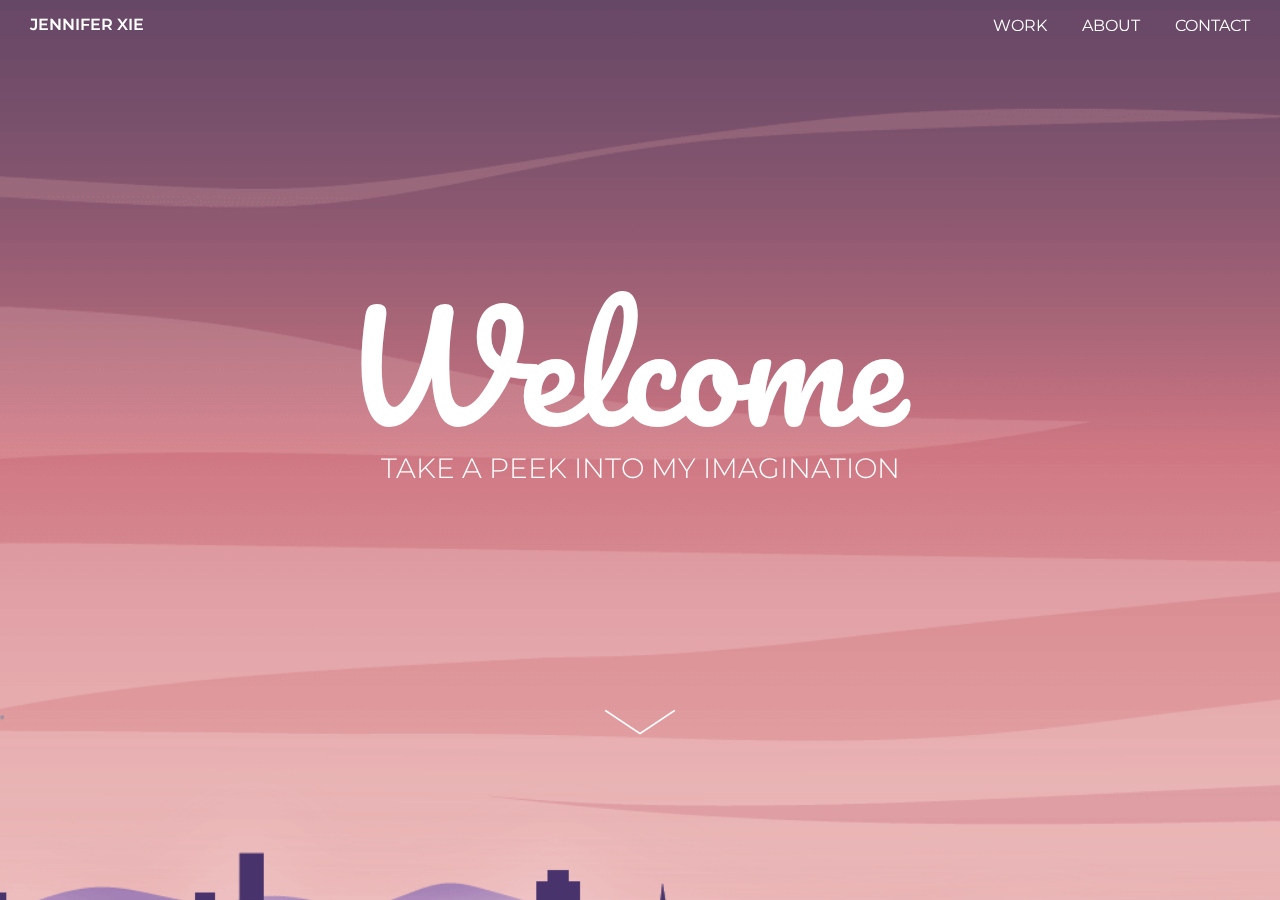
<file: index.html>
<!DOCTYPE html>

<!-- Notes
h1 is front page font
h2 is sub front page font
h3 is top of other pages -->

<!-- Temporary comment dark purple #574162
white #FFFFFF. med purple #9974af
about paragraph grey? #232323
light purple #d6c7df-->

<html> 
	<head>
		<meta name="viewport" content="width=device-width, initial-scale=1, maximum-scale=1">

		<title>Jennifer Xie</title>
		
		<link href="css/main.css" type="text/css" rel="stylesheet"/>
		<link href="css/grid.css" type="text/css" rel="stylesheet"/>
		<link href="css/effects.css" type="text/css" rel="stylesheet"/>

		<link href="https://fonts.googleapis.com/css?family=Pacifico" rel="stylesheet">
		<link href="https://fonts.googleapis.com/css?family=Montserrat:300,400,600,700" rel="stylesheet">
		<link rel="stylesheet" href="https://use.fontawesome.com/releases/v5.3.1/css/all.css" integrity="sha384-mzrmE5qonljUremFsqc01SB46JvROS7bZs3IO2EmfFsd15uHvIt+Y8vEf7N7fWAU" crossorigin="anonymous">
	</head>

	<body>
		<nav id="navbar">
			<a id="logo" href="index.html#home">Jennifer Xie</a>
			<ul class="nav-menu">
				<li class="first-nav-item"><a href="index.html#home" class="nav-link">home</a></li>
				<li><a href="index.html#work" class="nav-link">work</a></li>
				<li><a href="index.html#about" class="nav-link">about</a></li>
				<li><a href="index.html#contact" class="nav-link">contact</a></li>
			</ul>
			<div class="backdrop"></div>
			<i class="fas fa-bars"></i>
		</nav>

		<div class="wrapper">
			<div class="section parallax bg1" id="home">
				<h1>Welcome</h1>
				<h2>Take a peek into my imagination</h2>
				<img src="images/arrow.png" id="scroll">
			</div>

			<div class="section static mid" id="work">
				<h3 id="work-title">work</h3>
				<div class="row small-grid"> 
				    <div class="column">
				    	<div class="grid-cell">
				    		<img src="images/icon_user.svg">
				    		<!-- <a href="user_research.html" class="button">user research</a> -->
				    		<button onclick="location.href='user_research.html'" type="button">user research</button>
				    	</div>
				    	<div class="grid-cell">
				    		<img src="images/icon_illustration.svg">
				    		<!-- <a href="illustration.html" class="button">illustration</a> -->
				    		<button onclick="location.href='illustration.html'" type="button">illustration</button>
				    	</div>
				    </div> 
				    <div class="column">
				    	<div class="grid-cell">
				    		<img src="images/icon_web.svg">
				    		<!-- <a href="web.html" class="button">ui/ux + web</a> -->
				    		<button onclick="location.href='web.html'" type="button">ui/ux + web</button>
				    	</div>
				    	<div class="grid-cell">
				    		<img src="images/icon_graphic.svg">
				    		<!-- <a href="graphic_design.html" class="button">graphic design</a> -->
				    		<button onclick="location.href='graphic_design.html'" type="button">graphic design</button>
				    	</div>
				    </div>
				</div>
			</div>

			<div class="section parallax bg2" id="about">
				<h3>About</h3>
				<div class="row about-grid">
					<div class="column">
						<p class="about-paragraph">
							Hi! I'm a computer science student at UC Berkeley who also loves art and design. My portfolio includes projects from my internship at Twitter, work I've done for Berkeley organizations, and personal projects.
						</p>
						<p class="about-paragraph">
							When I'm not programming or doodling, you can find me dancing, eating dessert, or browsing Netflix. 
						</p>
						<div id="about-links">
							<a href="pdfs/Jennifer_Xie_Resume.pdf" target="_blank">My Resume</a>
							<a href="https://github.com/xjenniferxie" target="_blank">My Github</a>
						</div>
					</div>
					<div class="column">
						<h4>skills</h4>
						<img src="images/skills.png" id="about-pic">
					</div>
				</div>
			</div>
 
 			<div class="section static end" id="contact">
 				<h3 id="contact-title">Let's talk</h3>
 				<div class="row contact-grid">
 					<div class="column-3">
	 					<a href="https://www.linkedin.com/in/jennifer-xie/" class="contact-link" target="_blank">
	 						<i class="fab fa-linkedin-in"></i>
	 						LinkedIn
	 					</a>
 					</div>
 					<div class="column-3">
 						<a href="mailto:xjenniferxie@gmail.com" class="contact-link" target="_blank">
 							<i class="fas fa-envelope"></i>
 							xjenniferxie@gmail.com
 						</a>
 					</div>
 					<div class="column-3">
 						<a href="https://twitter.com/jennifrxx" class="contact-link" target="_blank">
 							<i class="fab fa-twitter"></i>
 							@jennifrxx
 						</a>
 					</div>
 				</div>	
			</div>
		</div> <!-- end wrapper -->

	</body>
</html>

<script src="js/main.js"></script>
<script src="js/index.js"></script>
</file>
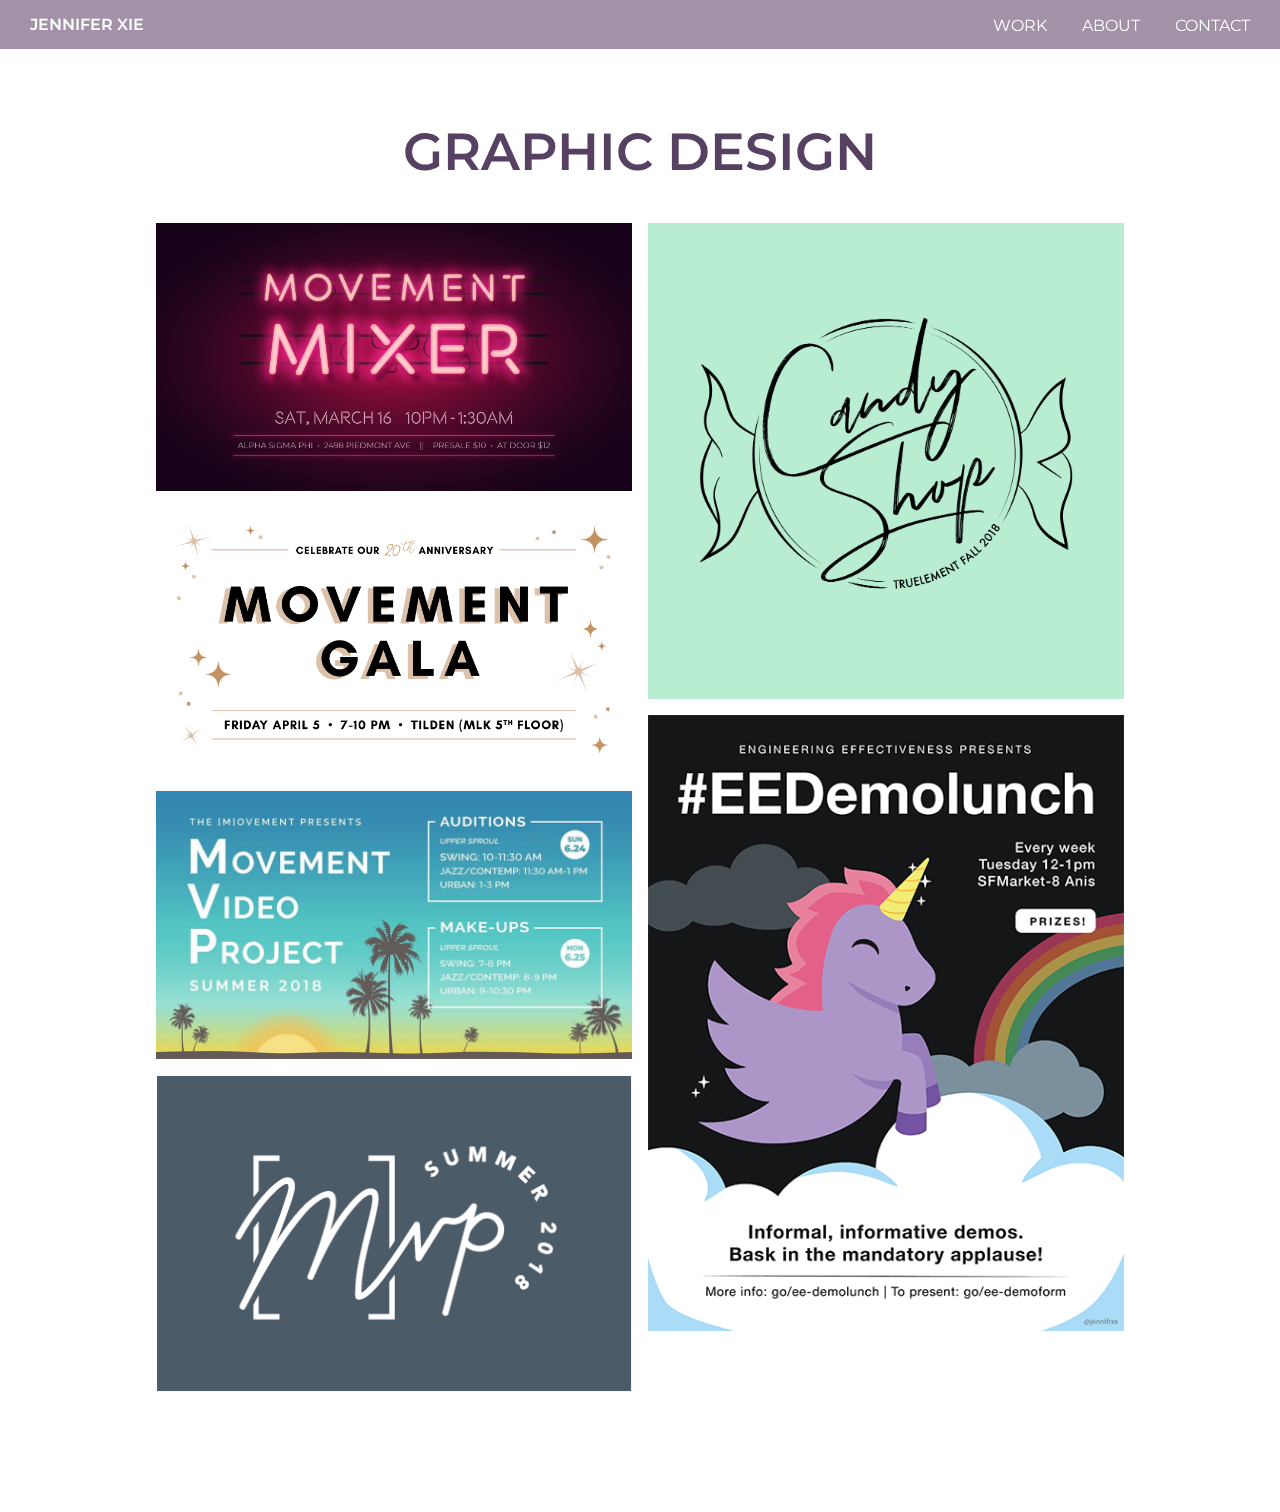
<file: graphic_design.html>
<!DOCTYPE html>

<html> 
	<head>
		<meta name="viewport" content="width=device-width, initial-scale=1, maximum-scale=1">
		<title>Graphic Design</title>
		<link href="css/main.css" type="text/css" rel="stylesheet"/>
		<link href="css/grid.css" type="text/css" rel="stylesheet"/>
		<link href="css/effects.css" type="text/css" rel="stylesheet"/>

		<link href="https://fonts.googleapis.com/css?family=Pacifico" rel="stylesheet">
		<link href="https://fonts.googleapis.com/css?family=Montserrat:300,400,600,700" rel="stylesheet">
		<link rel="stylesheet" href="https://use.fontawesome.com/releases/v5.3.1/css/all.css" integrity="sha384-mzrmE5qonljUremFsqc01SB46JvROS7bZs3IO2EmfFsd15uHvIt+Y8vEf7N7fWAU" crossorigin="anonymous">
	</head>

	<body>
		<nav id="navbar">
			<a id="logo" href="index.html#home">Jennifer Xie</a>
			<ul class="nav-menu">
				<li class="first-nav-item"><a href="index.html#home" class="nav-link">home</a></li>
				<li><a href="index.html#work" class="nav-link">work</a></li>
				<li><a href="index.html#about" class="nav-link">about</a></li>
				<li><a href="index.html#contact" class="nav-link">contact</a></li>
			</ul>
			<div class="backdrop"></div>
			<i class="fas fa-bars"></i>
		</nav>

		<div class="subpage-wrapper">
			<h3>graphic design</h3>

			<div class="row normal-grid"> 
			    <div class="column">
			    	<img src="images/mixer_sp19.png">
			    	<img src="images/gala.png">
			    	<img src="images/mvp_2018.jpg">
			    	<img src="images/mvp_2018_apparel.png">
			    </div> 
			    <div class="column">
			    	<img src="images/tl_fa18_green.png">	    	
			    	<img src="images/demolunch.png">	    	
			    </div>
			</div>
		</div>

	</body>	
</html>

<script src="js/main.js"></script>
</file>
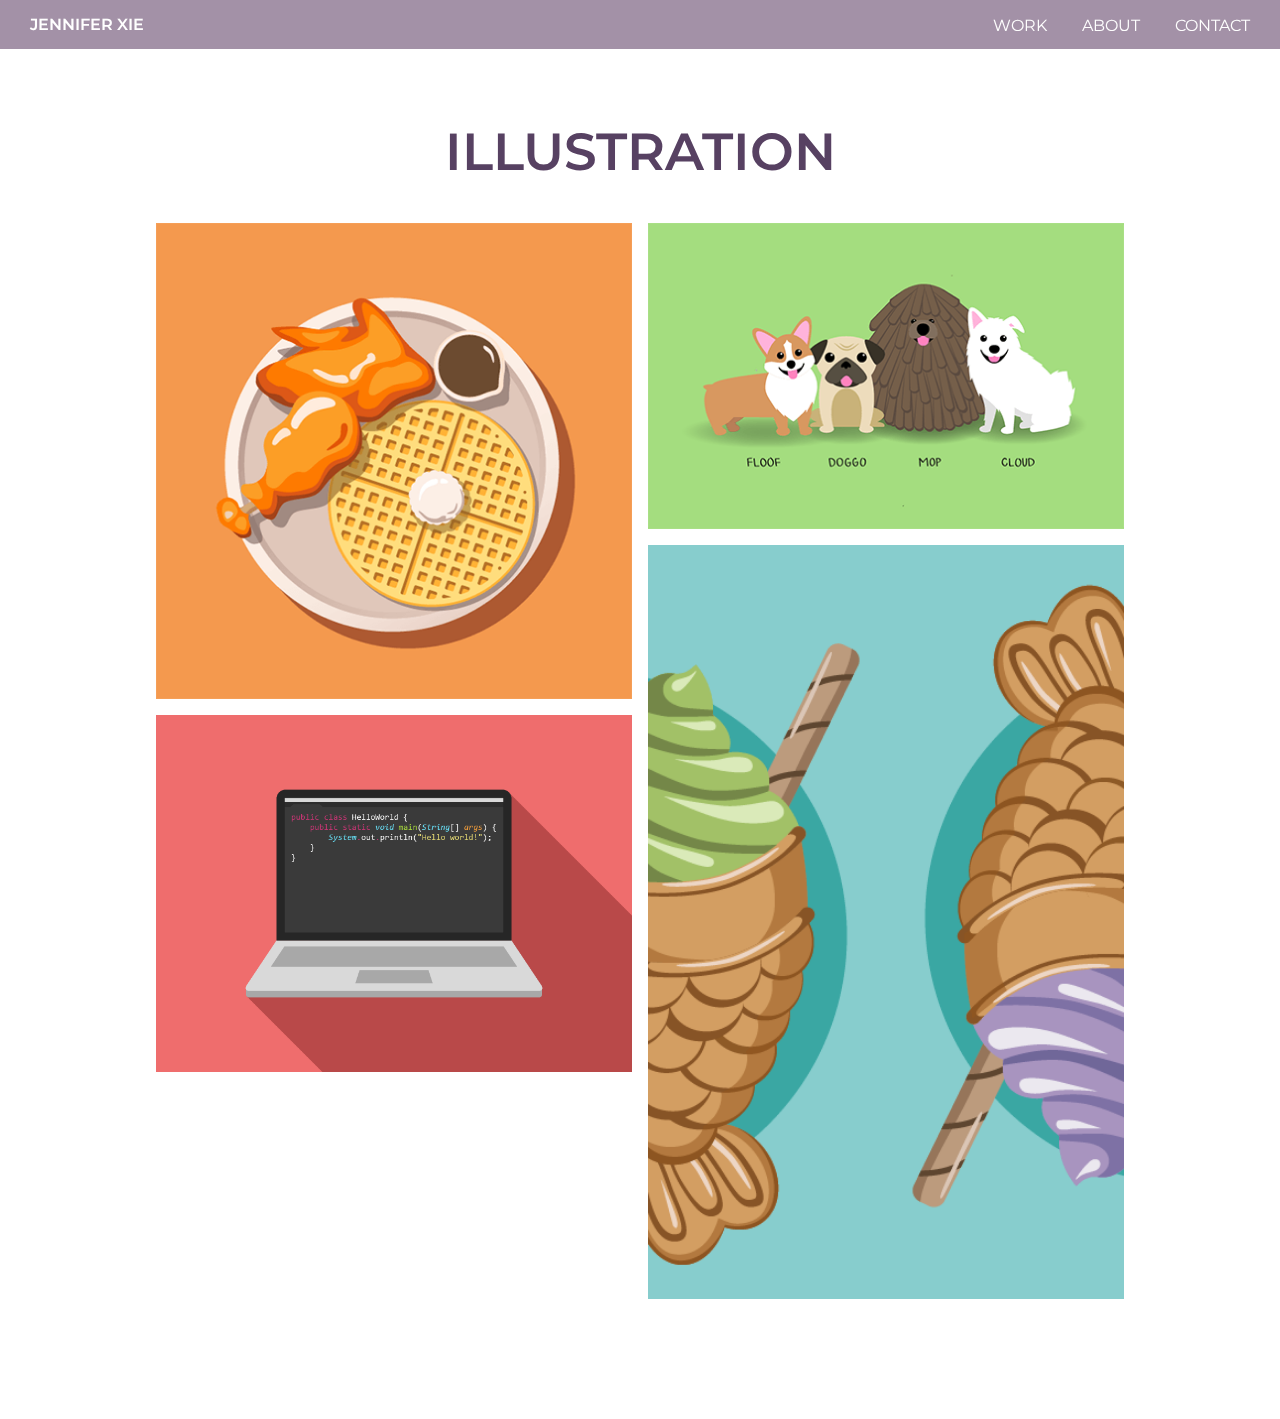
<file: illustration.html>
<!DOCTYPE html>

<html> 
	<head>
		<meta name="viewport" content="width=device-width, initial-scale=1, maximum-scale=1">
		<title>Illustration</title>
		<link href="css/main.css" type="text/css" rel="stylesheet"/>
		<link href="css/grid.css" type="text/css" rel="stylesheet"/>
		<link href="css/effects.css" type="text/css" rel="stylesheet"/>

		<link href="https://fonts.googleapis.com/css?family=Pacifico" rel="stylesheet">
		<link href="https://fonts.googleapis.com/css?family=Montserrat:300,400,600,700" rel="stylesheet">
		<link rel="stylesheet" href="https://use.fontawesome.com/releases/v5.3.1/css/all.css" integrity="sha384-mzrmE5qonljUremFsqc01SB46JvROS7bZs3IO2EmfFsd15uHvIt+Y8vEf7N7fWAU" crossorigin="anonymous">
	</head>

	<body>
		<nav id="navbar">
			<a id="logo" href="index.html#home">Jennifer Xie</a>
			<ul class="nav-menu">
				<li class="first-nav-item"><a href="index.html#home" class="nav-link">home</a></li>
				<li><a href="index.html#work" class="nav-link">work</a></li>
				<li><a href="index.html#about" class="nav-link">about</a></li>
				<li><a href="index.html#contact" class="nav-link">contact</a></li>
			</ul>
			<div class="backdrop"></div>
			<i class="fas fa-bars"></i>
		</nav>

		<div class="subpage-wrapper">
			<h3>illustration</h3>

			<div class="row normal-grid"> 
			    <div class="column">
			    	<img src="images/roscoes.png">
			    	<img src="images/laptop_tiny.png">
			    </div> 
			    <div class="column">
			    	<img src="images/dogs.png">
			    	<img src="images/taiyaki.png">
			    </div>
			</div>
		</div>

	</body>	
</html>

<script src="js/main.js"></script>
</file>
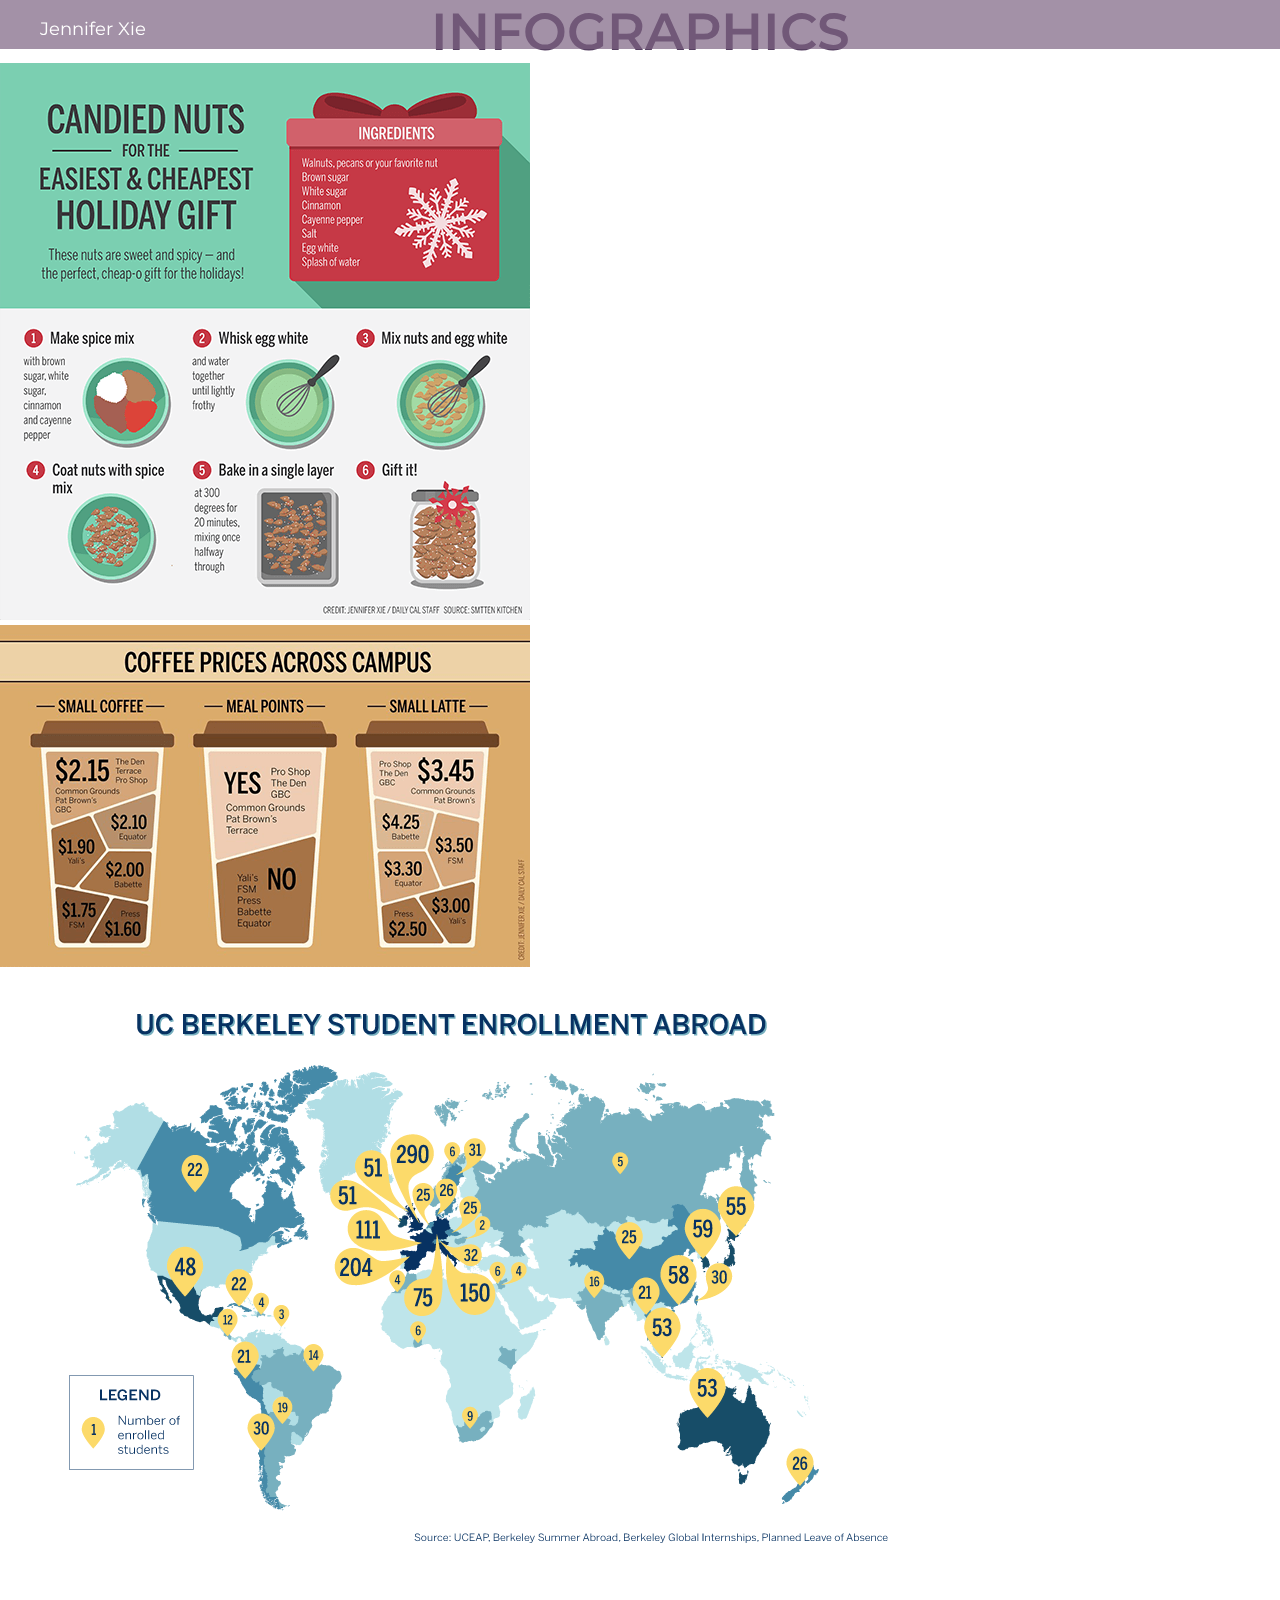
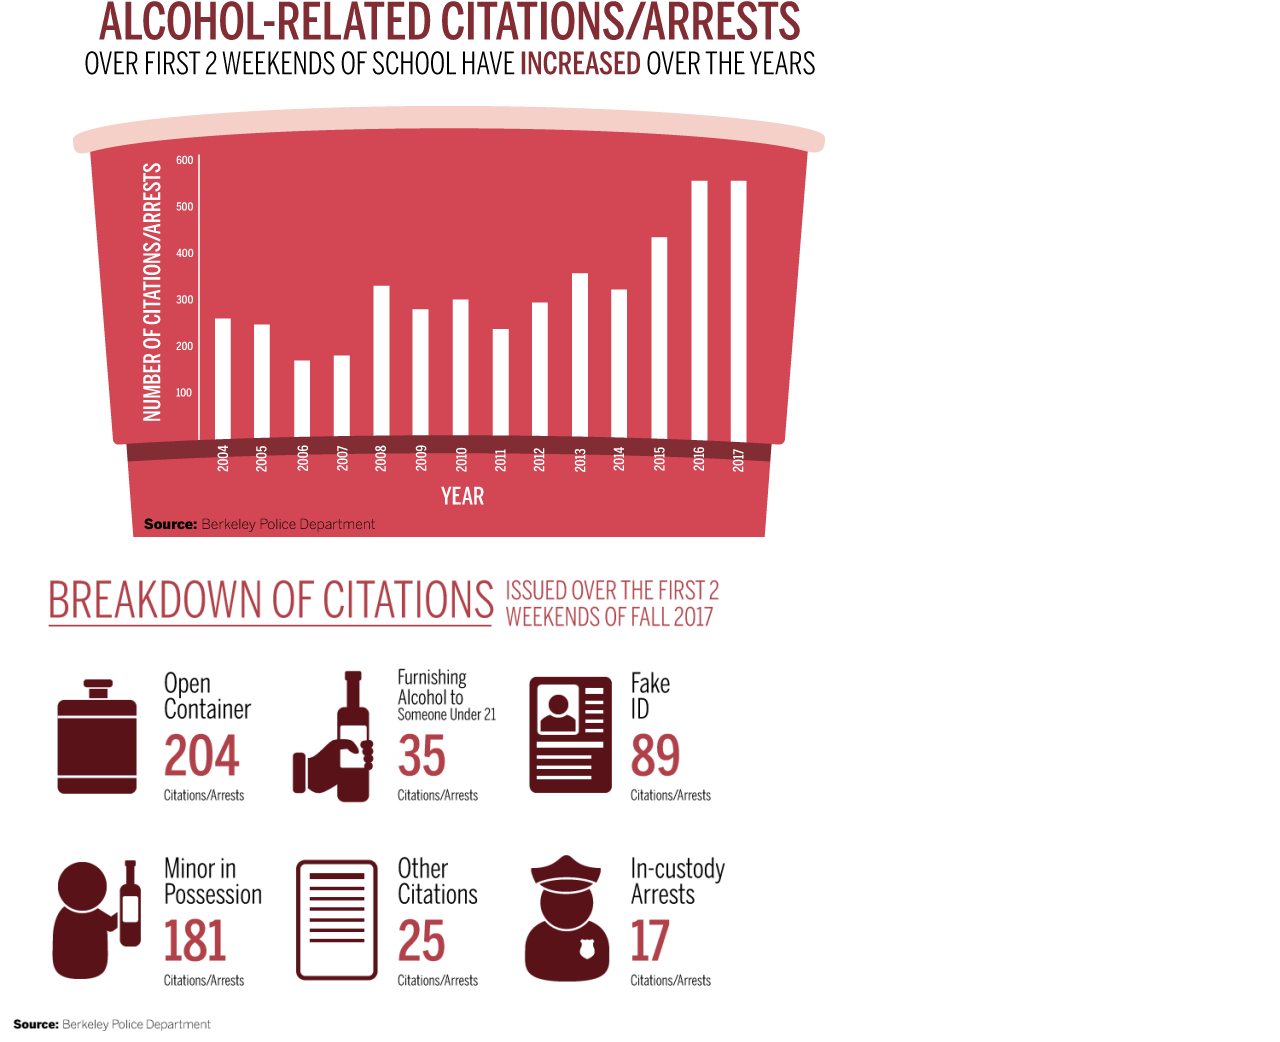
<file: infographic.html>
<!DOCTYPE html>

<html> 
	<head>
		<meta name="viewport" content="width=device-width, initial-scale=1, maximum-scale=1">
		<title>Infographics</title>
		<link href="css/main.css" type="text/css" rel="stylesheet" />
		<link href="css/effects.css" type="text/css" rel="stylesheet" />
		<link href="https://fonts.googleapis.com/css?family=Pacifico" rel="stylesheet">
		<link href="https://fonts.googleapis.com/css?family=Montserrat:300,400,600" rel="stylesheet">
	</head>

	<body>
		<nav id="navbar">
			<span class="left">
				<ul>
					<li id="logo">Jennifer Xie</li>
				</ul>
			</span>
			<span class="right">
				<ul>
					<li><a href="index.html#home">home</a></li>
					<li><a href="index.html#work">work</a></li>
					<li><a href="index.html#about">about</a></li>
					<li><a href="index.html#contact">contact</a></li>
				</ul>				
			</span>
		</nav>

		<h3 class="pgheader">infographics</h3>

		<div class="grid">
			<div id="portfolio">
				<a href="http://www.dailycal.org/2017/11/17/infographic-candied-nuts-recipe/" target="_blank">
					<div class="tile"> <img src="images/ig_holiday.png" width="530" height="557"> </div>
				</a>
				<a href="http://www.dailycal.org/2017/11/08/coffee-prices-options-vary-across-campus/" target="_blank">
					<div class="tile"> <img src="images/ig_coffee.png" width="530" height="342"> </div>	
				</a>
				<a href="http://www.dailycal.org/2017/09/29/416814/" target="_blank">
					<div class="tile"> <img src="images/ig_map.png" width="900" height="580"> </div>			
				</a>
				<a href="http://www.dailycal.org/2017/09/21/berkeley-police-issue-more-than-500-alcohol-related-citations-in-first-2-weekends-of-the-semester/" target="_blank">
					<div class="tile"> <img src="images/ig_alcohol1.png" width="900" height="580"> </div>
				</a>
				<a href="http://www.dailycal.org/2017/09/21/berkeley-police-issue-more-than-500-alcohol-related-citations-in-first-2-weekends-of-the-semester/" target="_blank">
					<div class="tile"> <img src="images/ig_alcohol2.png" width="768" height="495"> </div>
				</a>		
			</div>
		</div>

	</body>	
</html>
</file>
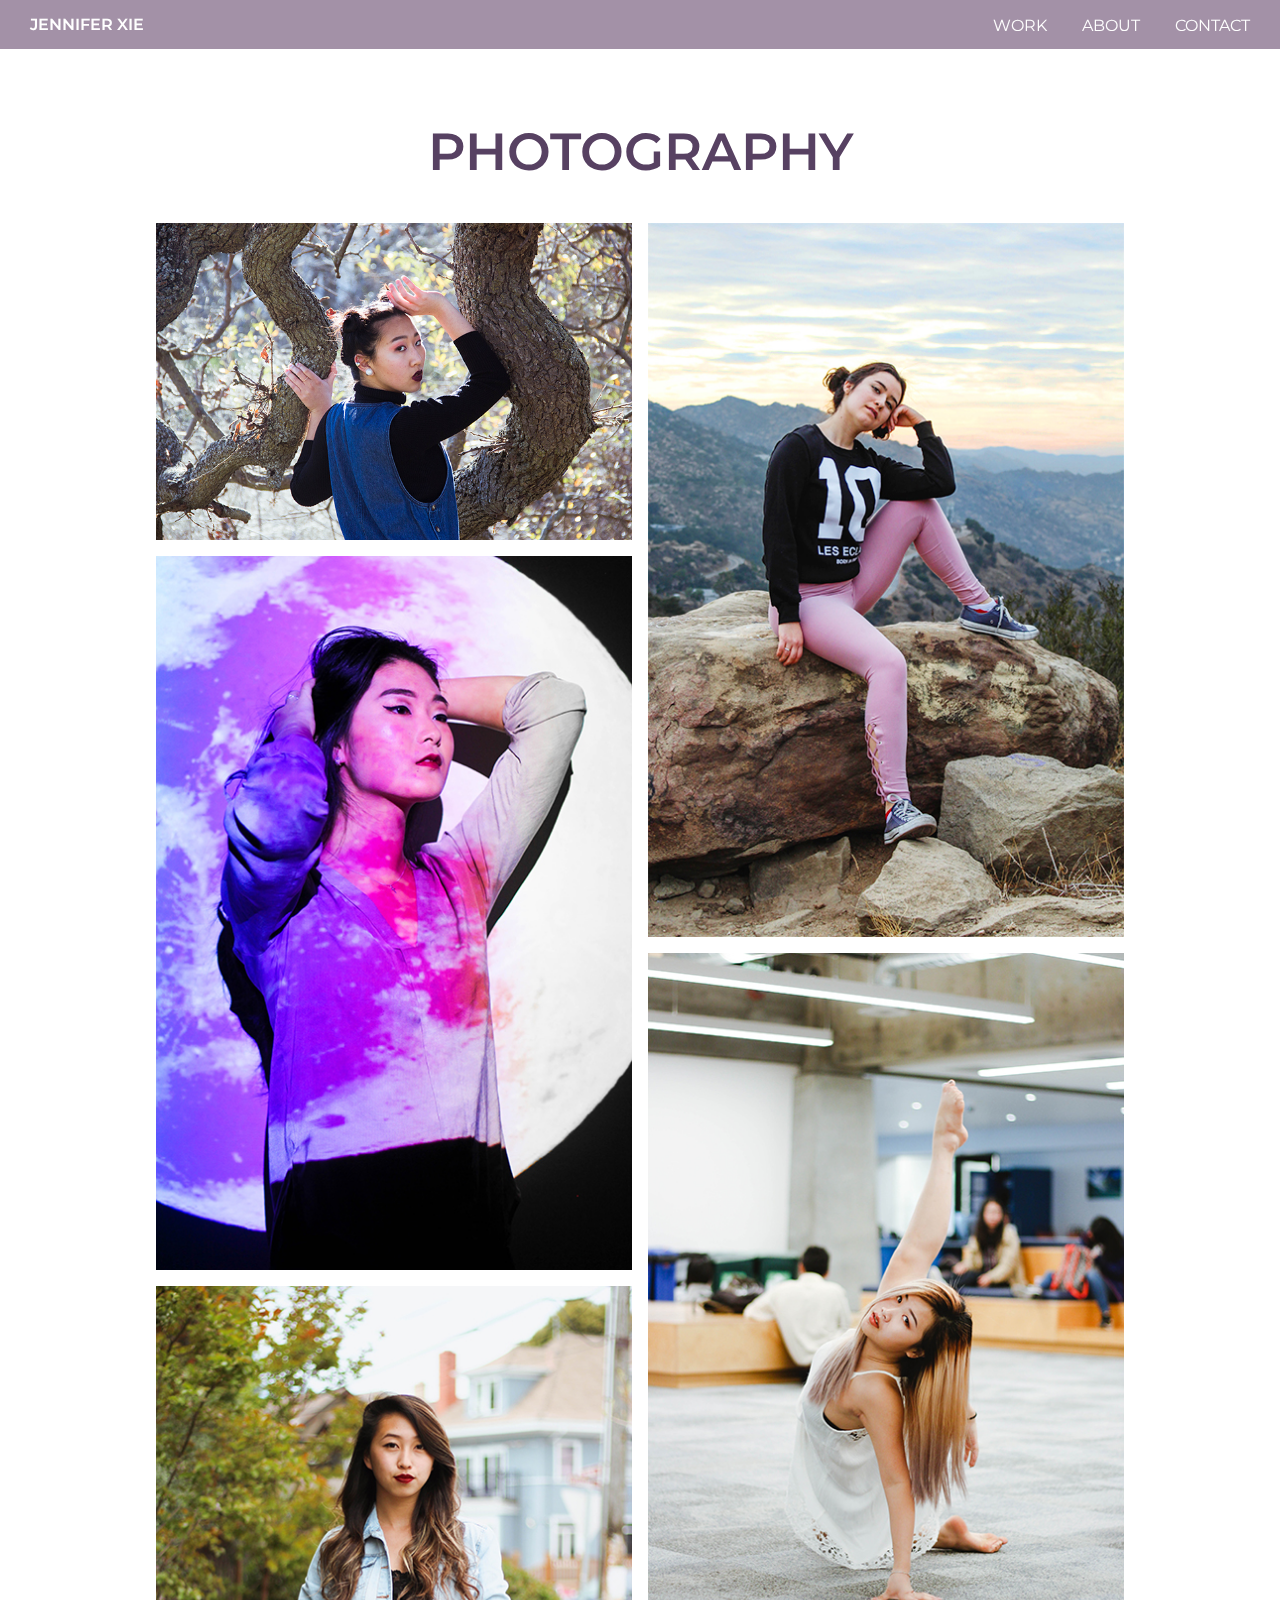
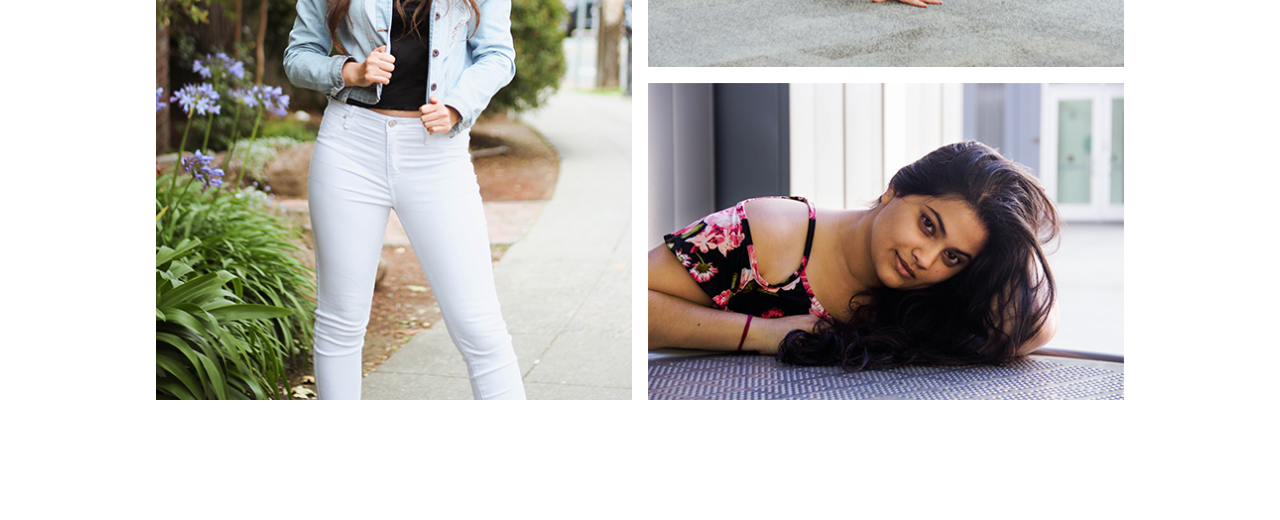
<file: photography.html>
<!DOCTYPE html>

<html> 
	<head>
		<meta name="viewport" content="width=device-width, initial-scale=1, maximum-scale=1">
		<title>Photography</title>
		<link href="css/main.css" type="text/css" rel="stylesheet"/>
		<link href="css/grid.css" type="text/css" rel="stylesheet"/>
		<link href="css/effects.css" type="text/css" rel="stylesheet"/>

		<link href="https://fonts.googleapis.com/css?family=Pacifico" rel="stylesheet">
		<link href="https://fonts.googleapis.com/css?family=Montserrat:300,400,600,700" rel="stylesheet">
		<link rel="stylesheet" href="https://use.fontawesome.com/releases/v5.3.1/css/all.css" integrity="sha384-mzrmE5qonljUremFsqc01SB46JvROS7bZs3IO2EmfFsd15uHvIt+Y8vEf7N7fWAU" crossorigin="anonymous">
	</head>

	<body>
		<nav id="navbar">
			<a id="logo" href="index.html#home">Jennifer Xie</a>
			<ul class="nav-menu">
				<li class="first-nav-item"><a href="index.html#home" class="nav-link">home</a></li>
				<li><a href="index.html#work" class="nav-link">work</a></li>
				<li><a href="index.html#about" class="nav-link">about</a></li>
				<li><a href="index.html#contact" class="nav-link">contact</a></li>
			</ul>
			<div class="backdrop"></div>
			<i class="fas fa-bars"></i>
		</nav>

		<div class="subpage-wrapper">
			<h3>photography</h3>

			<div class="row normal-grid"> 
			    <div class="column">
			    	<img src="images/virginia.jpg">
			    	<img src="images/yerin.jpg">
			    	<img src="images/joy.jpg">
			    </div> 
			    <div class="column">
			    	<img src="images/shelby.jpg">
			    	<img src="images/beini.jpg">
			    	<img src="images/aditi.jpg">
			    </div>
			</div>
		</div>

	</body>	
</html>

<script src="js/main.js"></script>
</file>
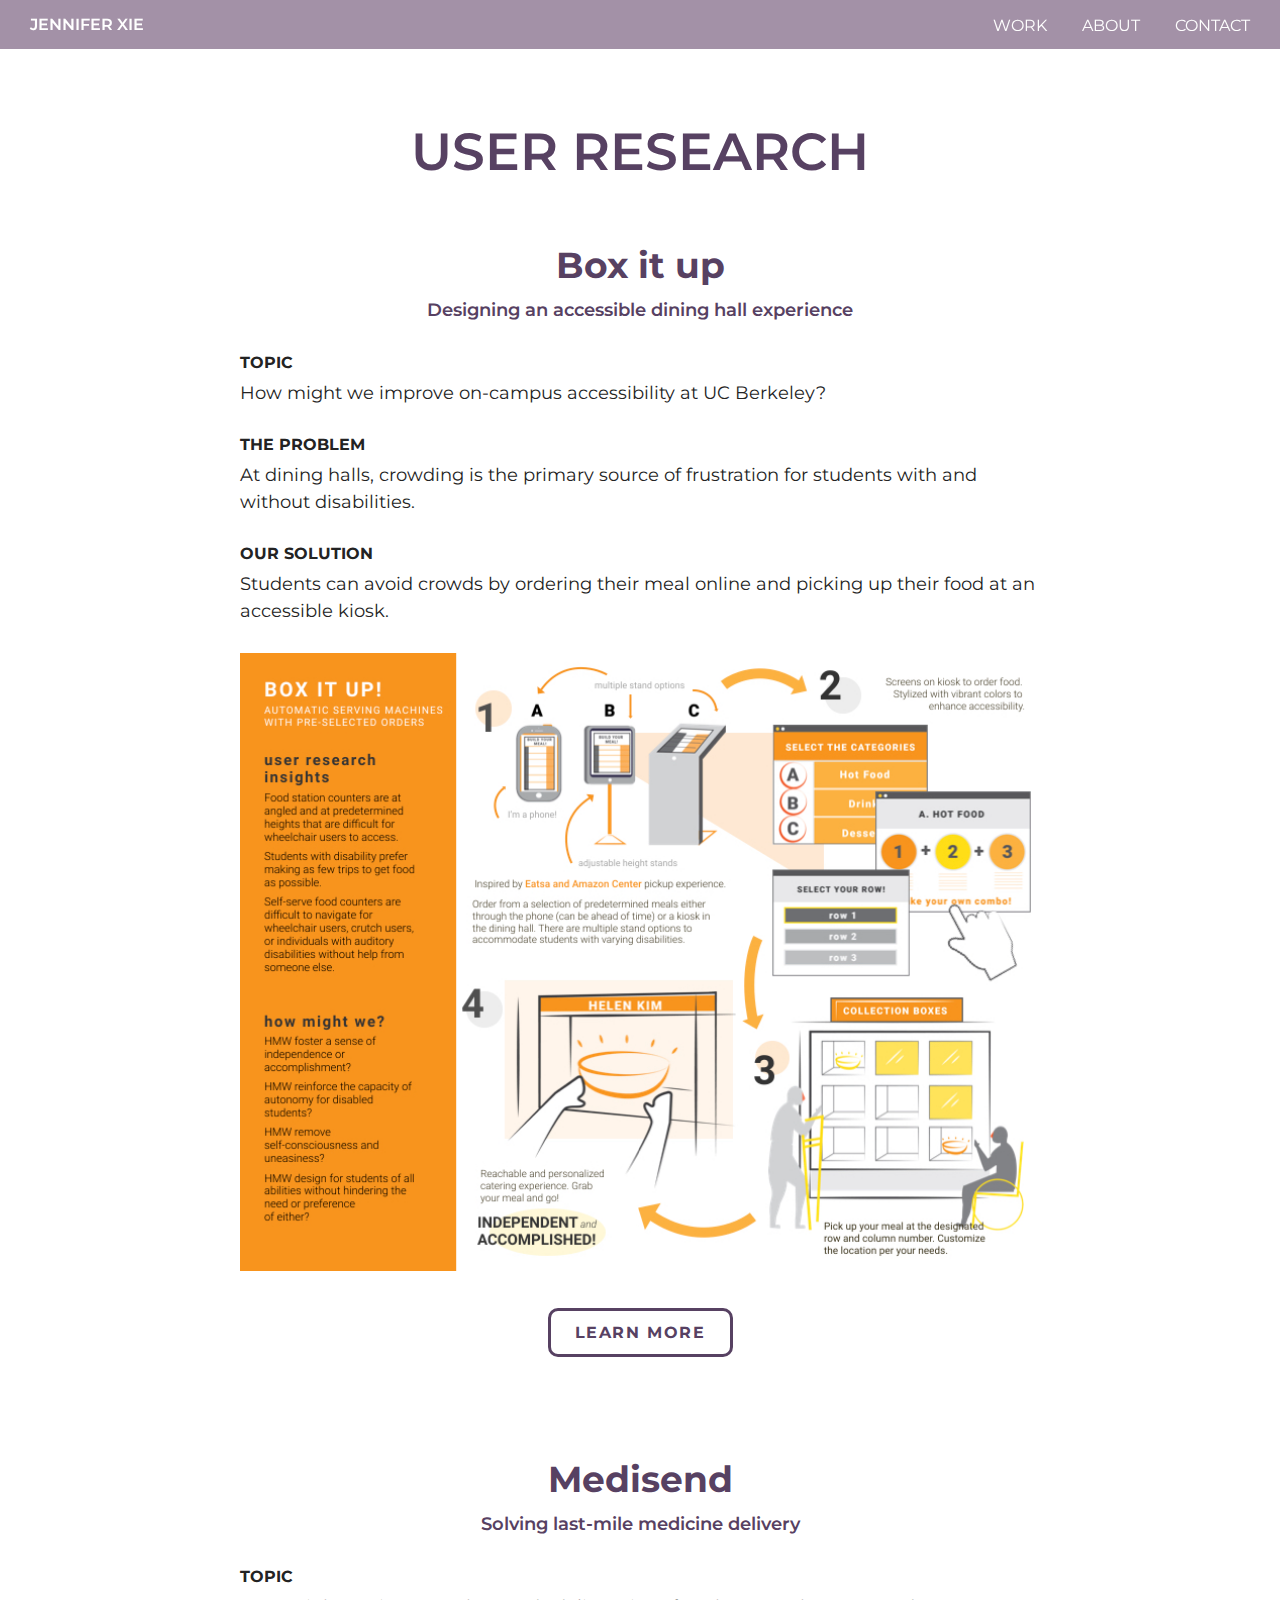
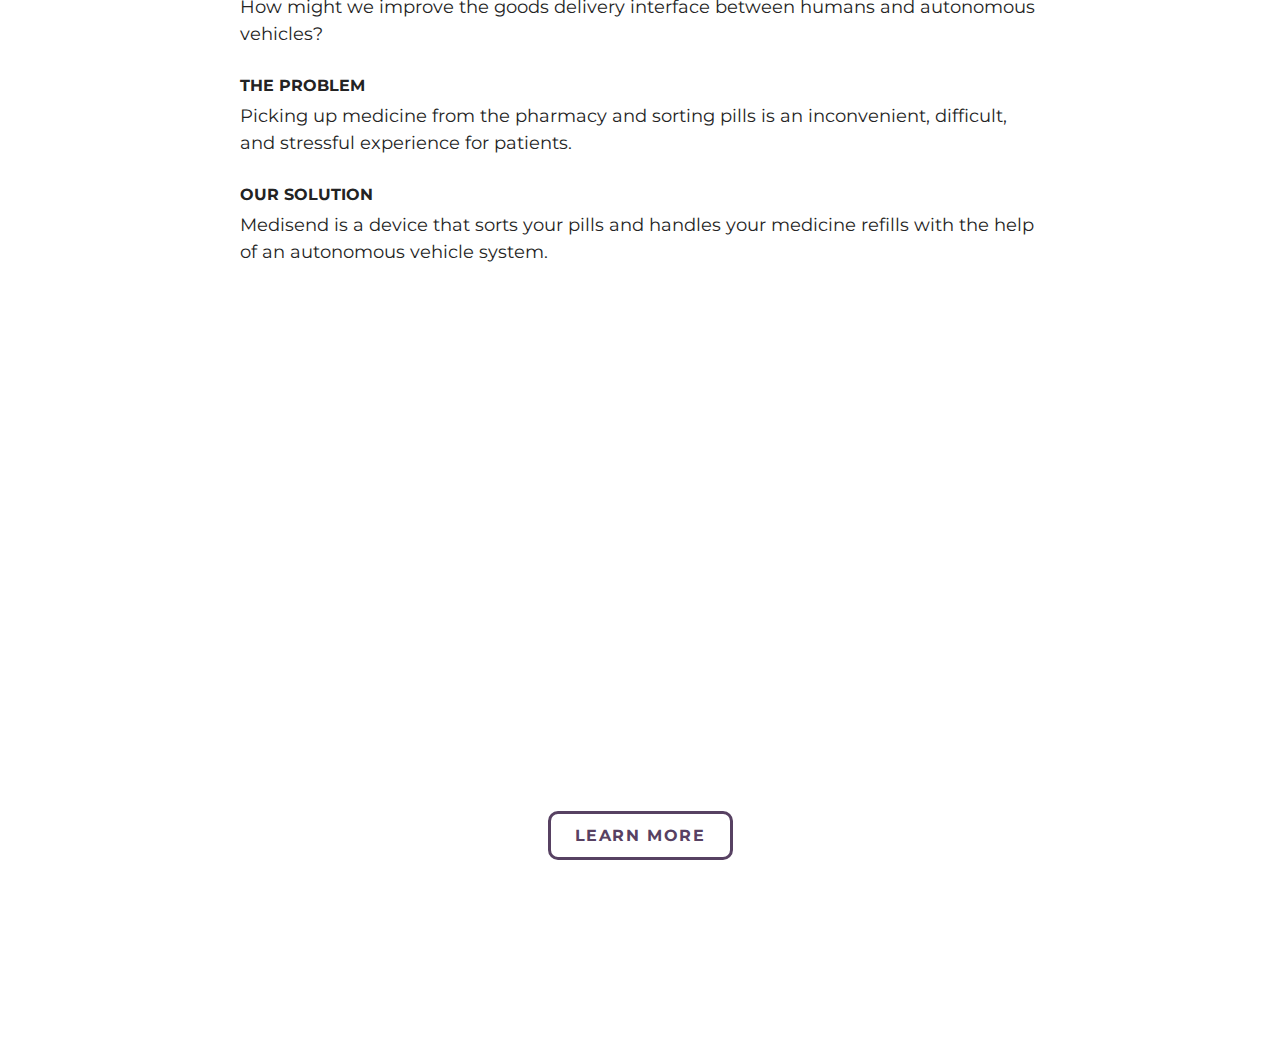
<file: user_research.html>
<!DOCTYPE html>

<html> 
	<head>
		<meta name="viewport" content="width=device-width, initial-scale=1, maximum-scale=1">
		<title>User Research</title>
		<link href="css/main.css" type="text/css" rel="stylesheet"/>
		<link href="css/grid.css" type="text/css" rel="stylesheet"/>
		<link href="css/effects.css" type="text/css" rel="stylesheet"/>
		<link href="css/user_research.css" type="text/css" rel="stylesheet"/>

		<link href="https://fonts.googleapis.com/css?family=Pacifico" rel="stylesheet">
		<link href="https://fonts.googleapis.com/css?family=Montserrat:300,400,600,700" rel="stylesheet">
		<link rel="stylesheet" href="https://use.fontawesome.com/releases/v5.3.1/css/all.css" integrity="sha384-mzrmE5qonljUremFsqc01SB46JvROS7bZs3IO2EmfFsd15uHvIt+Y8vEf7N7fWAU" crossorigin="anonymous">
	</head>

	<body>
		<nav id="navbar">
			<a id="logo" href="index.html#home">Jennifer Xie</a>
			<ul class="nav-menu">
				<li class="first-nav-item"><a href="index.html#home" class="nav-link">home</a></li>
				<li><a href="index.html#work" class="nav-link">work</a></li>
				<li><a href="index.html#about" class="nav-link">about</a></li>
				<li><a href="index.html#contact" class="nav-link">contact</a></li>
			</ul>
			<div class="backdrop"></div>
			<i class="fas fa-bars"></i>
		</nav>

		<div class="subpage-wrapper">
			<h3>user research</h3>

			<div class="user-container">
				<div class="user-project">
					<h5 class="user-heading">Box it up</h5>
					<p class="caption">Designing an accessible dining hall experience</p>
					
					<p class="subheading">Topic</p>
					<p class="description">
						How might we improve on-campus accessibility at UC Berkeley?
					</p>
					
					<p class="subheading">The Problem</p>
					<p class="description">
						At dining halls, crowding is the primary source of frustration for students with and without disabilities.
					</p>
					
					<p class="subheading">Our Solution</p>
					<p class="description">
						Students can avoid crowds by ordering their meal online and picking up their food at an accessible kiosk.
					</p>

					<img src="images/box_it_up.jpg">

					<a href="https://www.figma.com/proto/ThoB2RUFK8wFmn0utCSGUNyr/DES-INV-181-Box-it-Up?node-id=1%3A546&scaling=min-zoom" target="_blank" class="button">learn more</a>	
				</div>
				<div class="user-project">
					<h5 class="user-heading">Medisend</h5>
					<p class="caption">Solving last-mile medicine delivery</p>
					
					<p class="subheading">Topic</p>
					<p class="description">
						How might we improve the goods delivery interface between humans and autonomous vehicles?
					</p>
					
					<p class="subheading">The Problem</p>
					<p class="description">
						Picking up medicine from the pharmacy and sorting pills is an inconvenient, difficult, and stressful experience for patients. 
					</p>
					
					<p class="subheading">Our Solution</p>
					<p class="description">
						Medisend is a device that sorts your pills and handles your medicine refills with the help of an autonomous vehicle system.
					</p>

					<!-- video is 4:3 width:height ratio -->
					<div class="video-container">
						<iframe src="https://drive.google.com/file/d/1epMZGZV2Oxs8isxRhAlA50cmqkZnVLfb/preview" frameBorder="0"></iframe>
					</div>

					<a href="https://www.figma.com/proto/Vz7njQBUXWpgvbmhjhnedVZ5/DES-INV-181-Medisend?node-id=1%3A108&scaling=min-zoom" target="_blank" class="button">learn more</a>	
				</div>

			</div>

		</div>

	</body>	
</html>

<script src="js/main.js"></script>
</file>
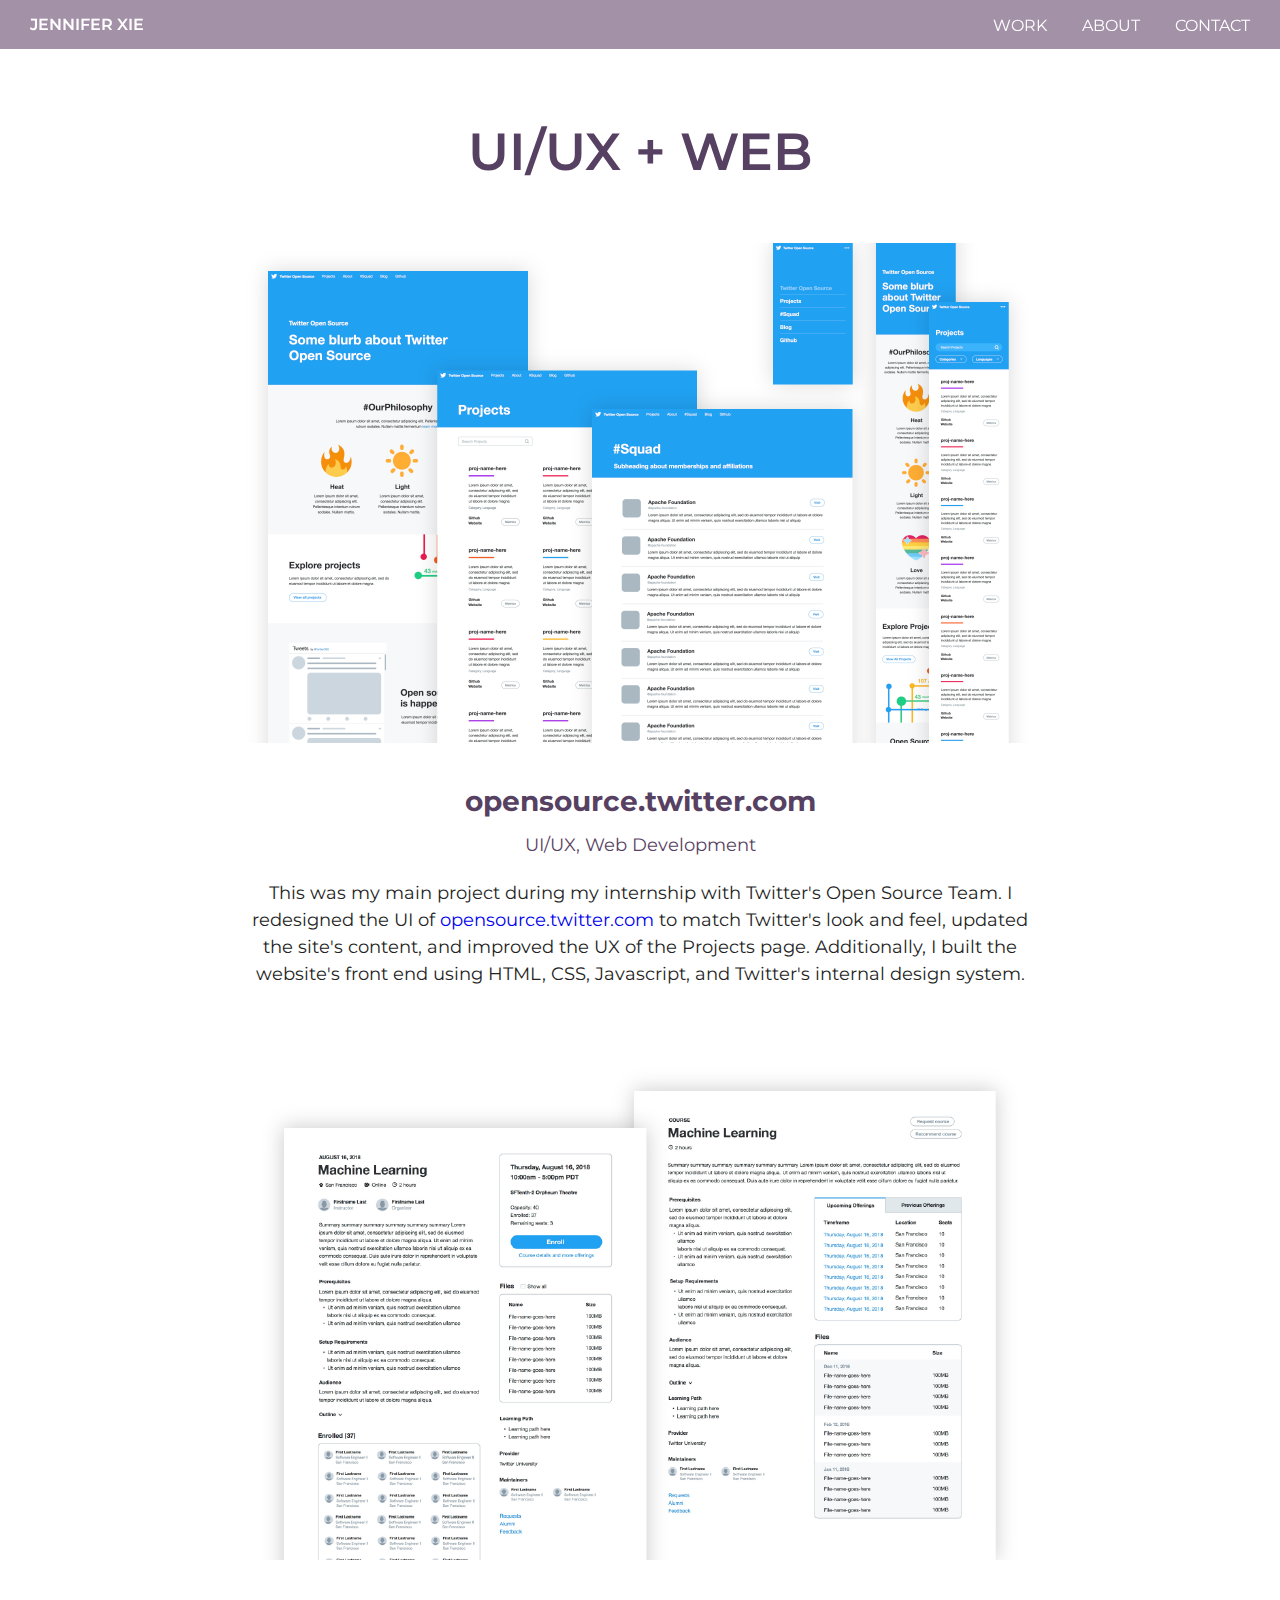
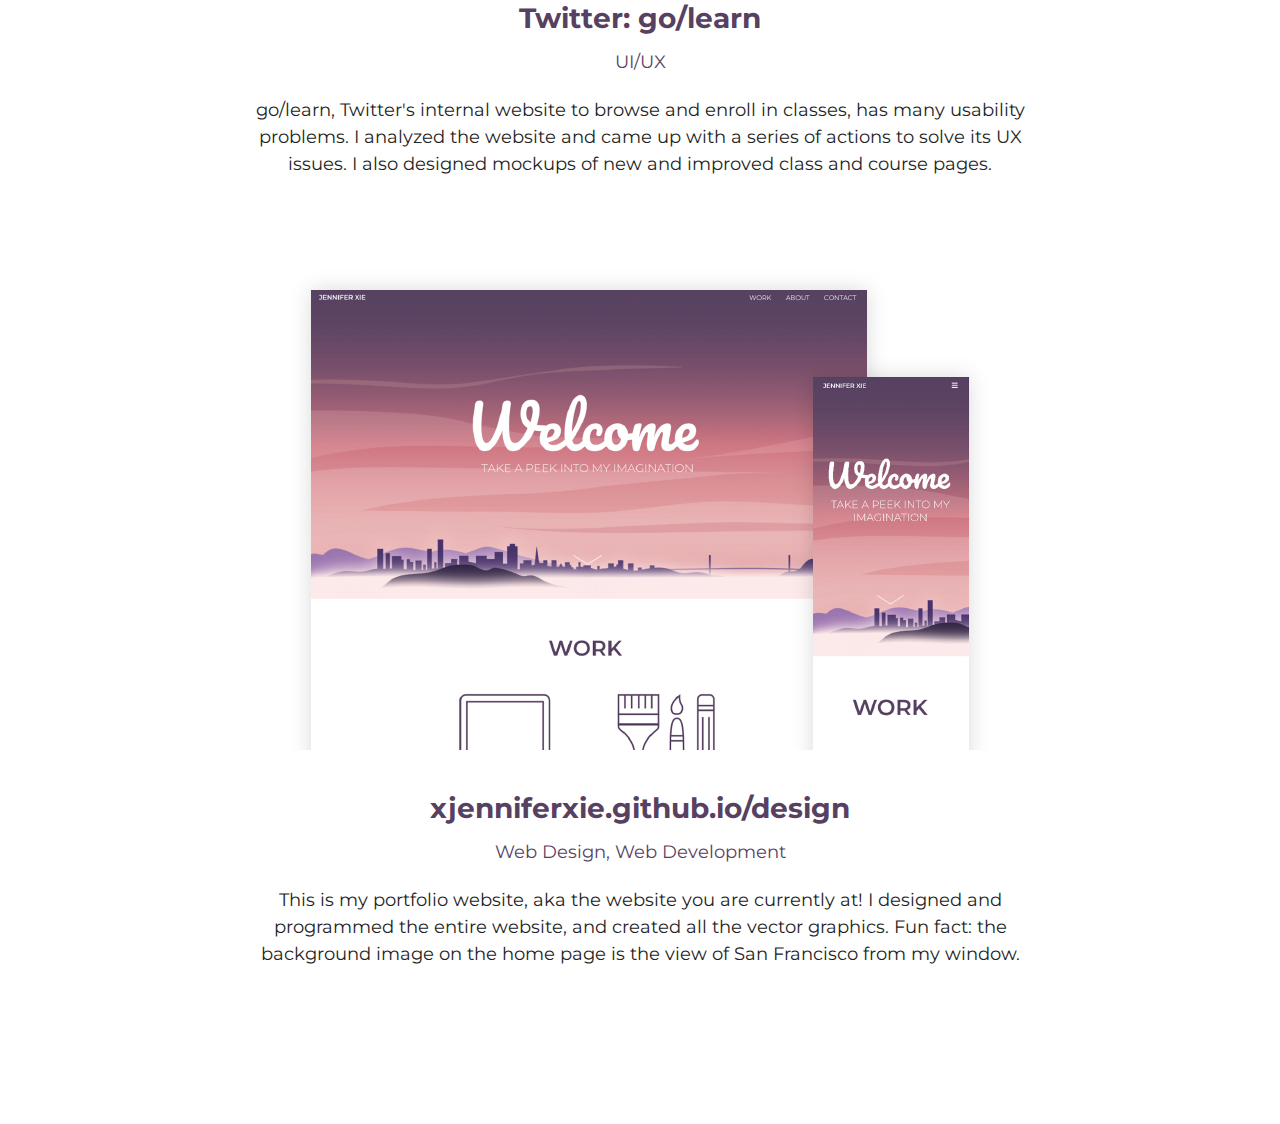
<file: web.html>
<!DOCTYPE html>

<html> 
	<head>
		<meta name="viewport" content="width=device-width, initial-scale=1, maximum-scale=1">
		<title>UI/UX + Web</title>
		<link href="css/main.css" type="text/css" rel="stylesheet"/>
		<link href="css/grid.css" type="text/css" rel="stylesheet"/>
		<link href="css/effects.css" type="text/css" rel="stylesheet"/>
		<link href="css/web.css" type="text/css" rel="stylesheet"/>

		<link href="https://fonts.googleapis.com/css?family=Pacifico" rel="stylesheet">
		<link href="https://fonts.googleapis.com/css?family=Montserrat:300,400,600,700" rel="stylesheet">
		<link rel="stylesheet" href="https://use.fontawesome.com/releases/v5.3.1/css/all.css" integrity="sha384-mzrmE5qonljUremFsqc01SB46JvROS7bZs3IO2EmfFsd15uHvIt+Y8vEf7N7fWAU" crossorigin="anonymous">
	</head>

	<body>
		<nav id="navbar">
			<a id="logo" href="index.html#home">Jennifer Xie</a>
			<ul class="nav-menu">
				<li class="first-nav-item"><a href="index.html#home" class="nav-link">home</a></li>
				<li><a href="index.html#work" class="nav-link">work</a></li>
				<li><a href="index.html#about" class="nav-link">about</a></li>
				<li><a href="index.html#contact" class="nav-link">contact</a></li>
			</ul>
			<div class="backdrop"></div>
			<i class="fas fa-bars"></i>
		</nav>

		<div class="subpage-wrapper">
			<h3>ui/ux + web</h3>
			<div class="web-container">
				<div class="web-project">
					<img src="images/web-01.png">
					<h5><a href="https://opensource.twitter.com" target="_blank">opensource.twitter.com</a></h5>
					<p class="categories">UI/UX, Web Development</p>
					<p class="description">
						This was my main project during my internship with Twitter's Open Source Team. I redesigned the UI of <a href="https://opensource.twitter.com" target="_blank">opensource.twitter.com</a> to match Twitter's look and feel, updated the site's content, and improved the UX of the Projects page. Additionally, I built the website's front end using HTML, CSS, Javascript, and Twitter's internal design system.
					</p>
				</div>

				<div class="web-project">
					<img src="images/web-02.png">
					<h5>Twitter: go/learn</h5>
					<p class="categories">UI/UX</p>
					<p class="description">
						go/learn, Twitter's internal website to browse and enroll in classes, has many usability problems. I analyzed the website and came up with a series of actions to solve its UX issues. I also designed mockups of new and improved class and course pages.
					</p>
				</div>

				<div class="web-project">
					<img src="images/web-03.png">
					<h5 class="long-word"><a href="https://xjenniferxie.github.io/design/" target="_blank">xjenniferxie.github.io/design</a></h5>
					<p class="categories">Web Design, Web Development</p>
					<p class="description">
						This is my portfolio website, aka the website you are currently at! I designed and programmed the entire website, and created all the vector graphics. Fun fact: the background image on the home page is the view of San Francisco from my window.
					</p>
				</div>
			</div>

		</div>

	</body>	
</html>

<script src="js/main.js"></script>
</file>
<file: css/main.css>
/* Define colors */
:root {
  --dark-purple: #574162;
  --transparent-dark-purple: rgba(124,98,129,0.7);
  --medium-purple: #9974af;
  --light-purple: #ccb9d7;
  /*--muted-dark-purple: #967f97;*/

  --white: #FFF;
  --dark-grey: #232323;
}

.wrapper, .section {
  width: 100vw;
}


body {
  margin: 0px;
  padding: 0px;
  font-family: "Montserrat", sans-serif;
  font-size: 18px;
  font-weight: 400;
  color: var(--dark-purple);
}

a {
  text-decoration: none;
}

/* ------------- navigation ------------- */
nav {
  color: var(--white);
  clear: both;
  background-color: var(--transparent-dark-purple);
  z-index: 2;
  margin: 0px;
  padding-bottom: 5px;
  width: 100vw;
  height: 44px;
  position: fixed;
  overflow: hidden;
}

nav.transparent-nav {
  background-color: transparent;
}

nav a {
  font-size: 16px;
  color: inherit;
  text-transform: uppercase;
  padding-right: 30px;
}

nav a:hover, nav a:active {
  color: var(--light-purple);
}

a#logo {
  display: inline-block;
  font-weight: 600;
  padding-left: 30px;
  margin-top: 15px;
}

.nav-menu {
  display: inline-block;
  margin: 0;
  margin-top: 14px;
  padding: 0;
  list-style: none;
  float: right;
}

nav ul li {
  display: inline-block;
}

i.fa-bars, i.fa-times {
  display: none;
}

nav li.first-nav-item {
  display: none;
}

nav div.backdrop {
  display: none;
}

/* ------------- home section ------------- */
h1, h2{
  color: var(--white);
  text-align: center;
  margin: inherit;
  padding: inherit;
}

h1 {
  font-family: "Pacifico", serif;
  font-weight: normal;
  font-size: 144px;
  padding-top: 22vh;

  position: relative;
  top: 0.28em;
  right: 0.1em;
}

h2 {
  font-size: 28px;
  font-weight: 300;
  text-transform: uppercase;
}

img#scroll {
  display: block;
  margin: 23vh auto 0vh auto;
}

/* ------------- heading styling ------------- */

h3 {
  text-align: center;
  margin: inherit;
  font-weight: 600;
  text-transform: uppercase;

  font-size: 52px;
}

.section h3 {
  padding-top: 90px;
  padding-bottom: 20px;
}

/* ------------- work section ------------- */

button {
  font-family: inherit;
  font-weight: 700;
  font-size: 18px;
  text-transform: uppercase;
  letter-spacing: .1em;
  color: var(--dark-purple);
  background-color: transparent;
  border: 3px solid var(--dark-purple);
  border-radius: 10px;
  padding: 12px 24px;
  margin-top: 20px;
  width: 100%;
}

button:hover {
  background-color: var(--light-purple);
}

button:focus {
  outline: 0;
}

/* ------------- about section ------------- */
p.about-paragraph {
  color: var(--dark-grey);
  line-height: 1.5em;
  margin: 0 0 1em 0;
}

h4 {
  font-size: 28px;
  text-transform: uppercase;
  text-align: center;
  margin: 0px;
  padding: 0px 0px 5px 0px;
}

div#about-links {
  margin: 1.5em 0 2.5em 0;
}

div#about-links a {
  display: block;
  color: var(--dark-purple);
  font-weight: 600;
  letter-spacing: .02em;
  margin: 0 0 .7em 0;
}

div#about-links a:hover, div#about-links a:active {
  color: var(--medium-purple);
}

img#about-pic {
  margin: 0;
}

/* ------------- contact section ------------- */
div#contact {
  color: var(--white);
}

i.fa-linkedin-in, i.fa-envelope, i.fa-twitter, a.contact-link {
  display: block;
  text-align: center;
}

i.fa-linkedin-in, i.fa-envelope, i.fa-twitter {
  font-size: 28px;
  padding: 12px;
}

a.contact-link {
  color: var(--white);
  margin: 12px 0;
}

a.contact-link:hover, a.contact-link:active {
  color: var(--medium-purple);
}

/* ------------- subpages ------------- */
.subpage-wrapper {
  padding: 120px 0;
}

.subpage-wrapper h3 {
  padding-bottom: 24px;
}

/* ------------- media queries ------------- */

@media (max-width: 600px) {
  /* Mobile navigation */
  i.fa-bars {
    z-index: 5;
    display: inline-block;
    position: absolute;
    top: 14px;
    right: 30px;
  }

  i.fa-bars:hover {
    color: var(--light-purple);
  }

  .nav-menu {
    display: none;
  }

  /* Activated mobile menu */
  nav.active {
    height: 100vh;
  }

  nav.active ul.nav-menu {
    z-index: 4;
    display: block;
    background-color: var(--dark-purple);
    position: fixed;
    right: 0;
    top: 0;
    width: 200px;
    height: 100vh;
    margin: 0;
    padding: 70px 30px;
    overflow-x: hidden;
    overflow-y: scroll;
  }

  nav.active li {
    display: block;
    padding: 18px 0;
    border-top: 1px solid var(--light-purple);
  }

  nav.active li.first-nav-item {
    display: block;
    border-top: none;
  }

  nav.active li a {
    font-size: 20px;
  }

  nav.active div.backdrop {
    z-index: 3;
    display: block;
    position: fixed;
    left: 0;
    top: 0;
    height: 100vh;
    width: 100vh;
    background-color: var(--transparent-dark-purple);

    -webkit-animation: fadein 1s;
    -moz-animation: fadein 1s;
    -ms-animation: fadein 1s;
    -o-animation: fadein 1s;
    animation: fadein 1s;
  }

  @keyframes fadein {
    from { opacity: 0; }
    to   { opacity: 1; }
  }

  /* Firefox < 16 */
  @-moz-keyframes fadein {
    from { opacity: 0; }
    to   { opacity: 1; }
  }

  /* Safari, Chrome and Opera > 12.1 */
  @-webkit-keyframes fadein {
    from { opacity: 0; }
    to   { opacity: 1; }
  }

  /* Internet Explorer */
  @-ms-keyframes fadein {
    from { opacity: 0; }
    to   { opacity: 1; }
  }

  /* Opera < 12.1 */
  @-o-keyframes fadein {
    from { opacity: 0; }
    to   { opacity: 1; }
  }

  /*Heading adjusments*/
  h1 {
    font-size: 100px;
  }

  h2 {
    margin-top: 10px;
  }

  .subpage-wrapper h3 {
    font-size: 44px;
  }
}

@media (max-width: 420px) {
  .subpage-wrapper {
    padding: 80px 0;
  }

  .subpage-wrapper h3 {
    padding-bottom: 14px;
  }

  h1 {
    font-size: 84px;
  }
}

@media (max-width: 400px) {
  .subpage-wrapper h3 {
    font-size: 36px;
  }
}

@media (max-width: 360px) {
  h1 {
    font-size: 72px;
  }

  h2 {
    font-size: 24px;
  }

  .section h3 {
    font-size: 44px;
  }
}
</file>
<file: css/grid.css>
/* For Flexbox grid layout, I used code from https://www.w3schools.com/css/tryit.asp?filename=trycss3_flexbox_image_gallery */

/* Variables to control grid spacing */
:root {
	--space: 8px;
}

.row, .column, .grid-cell {
    box-sizing: border-box;
}

.row {
    display: flex;
    flex-wrap: wrap;
    padding: 0 var(--space);
    margin: 0 auto;
}

/* Create three equal columns that sit next to each other */
.column-3 {
    flex: 33%;
    max-width: 33%;
    padding: 0;
}

/* Create two equal columns that sit next to each other */
.column {
    flex: 50%;
    max-width: 50%;
    padding: 0 var(--space);
}

/* Styling for each individual cell or image */
.grid-cell {
    width: 100%;
    margin-top: calc(var(--space) * 2);
    justify-content: center;
    vertical-align: middle;
    padding: 10px 50px;
}

.column img {
    width: 100%;
    margin-top: calc(var(--space) * 2);
    vertical-align: middle;
}

/* Custom widths and padding */
.normal-grid {
    max-width: 1000px;
}

.small-grid {
    max-width: 800px;
    padding-bottom: 90px;
}

.about-grid {
    max-width: 920px;
    padding: 20px 0;
}

.about-grid div.column {
    padding: 0 calc(var(--space) * 2);
}

.contact-grid {
    max-width: 840px;
    padding-bottom: 90px;
}

/* Responsive layout - makes the two columns stack on top of each other instead of next to each other */

/* For home page "Work" and "About" grid */
@media (max-width: 800px) {
    .small-grid {
        max-width: 400px;
    }

    .about-grid {
        max-width: 460px;
    }

    .small-grid div.column, .about-grid div.column {
        flex: 100%;
        max-width: 100%;
    }
}

/* For home page "Contact" grid */
@media (max-width: 650px) {
    .column-3 {
        flex: 100%;
        max-width: 100%;
    }
}

/* For normal grid */
@media (max-width: 600px) {
    .column {
        flex: 100%;
        max-width: 100%;
    }
}
</file>
<file: css/effects.css>
/* Parallax effect based on code from: https://alligator.io/css/pure-css-parallax/
*/

/* ------------- parallax scrolling ------------- */
.wrapper {
  height: 100vh;
  overflow-x: hidden;
  overflow-y: auto;
  perspective: 2px;
}

.section {
  position: relative;
  height: 100vh;
}

.parallax::after {
  content: " ";
  position: absolute;
  top: 0;
  right: 0;
  bottom: 0;
  left: 0;

  transform: translateZ(-1px) scale(1.5);
  background-size: cover;
  z-index: -1;
}

.static {
  height: auto;
}

.mid {
  background: var(--white);
}

.end {
  background: var(--dark-purple);
}

.bg1::after {
  background-image: url("../images/sf_tiny.png");
}

.bg2::after {
  background-image: url("../images/sf2_tiny.png");
}

@media (max-width: 800px) {
  #about {
    min-height: 1000px;
  }
}
</file>
<file: css/user_research.css>
/* ------------- Styles specific to user research page ------------- */

.user-container {
	max-width: 800px;
	margin: 0 auto;
	text-align: center;
}

.user-project {
	padding: 36px 0 64px 0;
}

h5.user-heading {
	font-size: 36px;
	margin: 0;
}

/* Reset paragraph margins */
p {
	margin: 0;
}

p.caption {
	/*color: var(--dark-grey);*/
	font-weight: 600;
	margin-top: 12px;
	margin-bottom: 32px;
}

p.subheading {
	text-align: left;
	color: var(--dark-grey);
	text-transform: uppercase;
	font-size: 16px;
	font-weight: 700;
	margin-top: 20px;
}

p.description {
	text-align: left;
	color: var(--dark-grey);
	line-height: 1.5em;
	margin-top: 8px;
	margin-bottom: 28px;
}

.user-project img {
	width: 100%;
}

.video-container {
    position: relative;
    padding-bottom: 56.25%;
    padding-top: 35px;
    height: 0;
    overflow: hidden;
}

.video-container iframe {
    position: absolute;
    top:0;
    left: 0;
    width: 100%;
    height: 100%;
}

a.button {
  display: inline-block;
  text-align: center;
  font-family: inherit;
  font-weight: 700;
  font-size: 16px;
  text-transform: uppercase;
  letter-spacing: .1em;
  color: var(--dark-purple);
  background-color: transparent;
  border: 3px solid var(--dark-purple);
  border-radius: 10px;
  padding: 12px 24px;
  margin-top: 32px;
}

a.button:hover {
  background-color: var(--light-purple);
}

@media (max-width: 820px) {
	.user-container {
		margin: 0 10px;
	}

	.user-project {
		padding: 24px 0 48px 0;
	}
}

@media (max-width: 480px) {
	h5.user-heading {
		font-size: 28px;  /* FIX */
	}
}
</file>
<file: css/web.css>
/* ------------- Styles specific to ui/ux + web page ------------- */

.web-container {
	max-width: 800px;
	margin: 0 auto;
	text-align: center;
}

.web-project {
	padding: 36px 0;
}

h5 {
	font-size: 28px;
	margin: 36px 0 0 0;
}

h5 a {
	color: var(--dark-purple);
}

h5 a:hover, h5 a:active {
	color: var(--medium-purple);
}

p.categories {
	margin: 16px 0 0 0;
}

p.description {
	color: var(--dark-grey);
	line-height: 1.5em;
	margin: 24px 0 0 0;
}

<<<<<<< HEAD
p.description a {
=======
p.descrption a {
>>>>>>> e419d1725e3b6f4eead59317d7cc73708adbfab1
	color: var(--dark-purple);
}

p.description a:hover, a:active {
	color: var(--medium-purple);
}

.web-project img {
	width: 100%;
}

@media (max-width: 820px) {
	.web-container {
		margin: 0 10px;
	}

	.web-project {
		padding: 24px 0;
	}
}

@media (max-width: 480px) {
	h5 {
		font-size: 24px;
	}
}

@media (max-width: 400px) {
	h5.long-word {
		font-size: 20px;
	}
}
</file>
